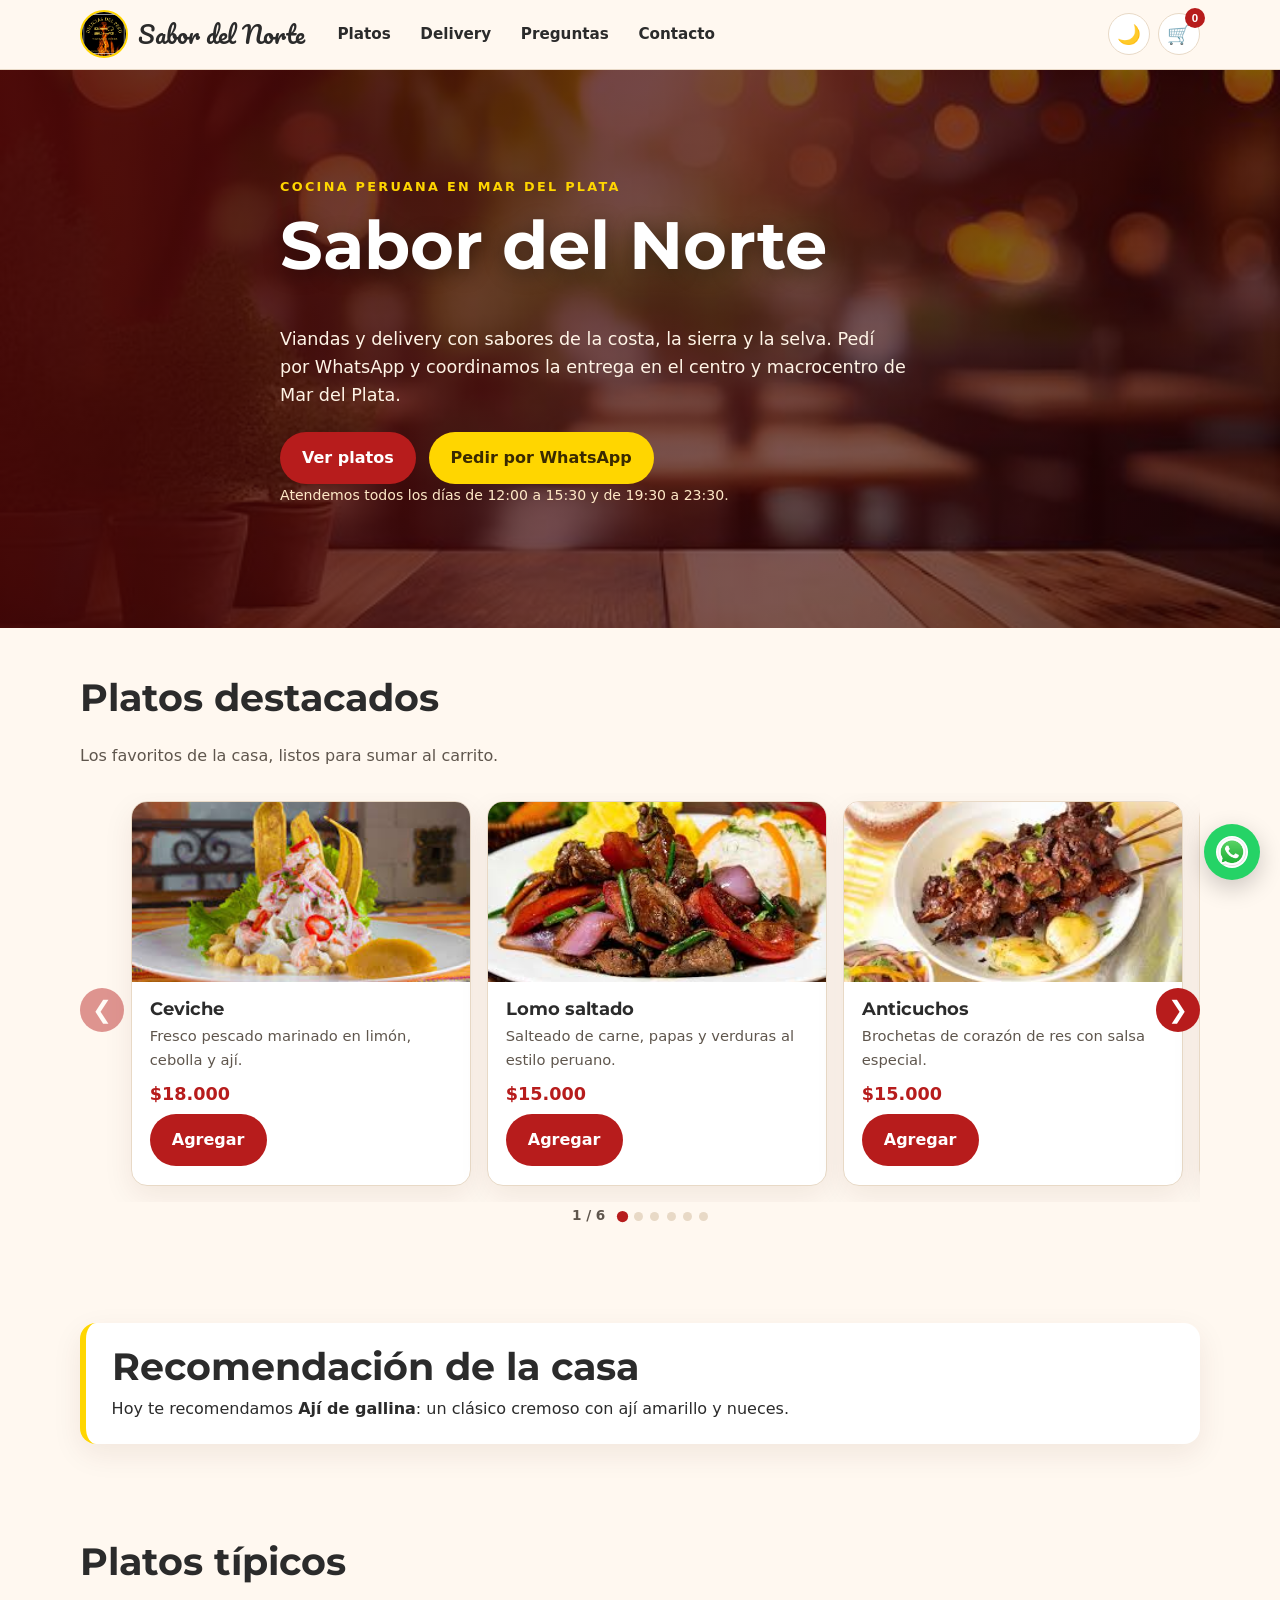
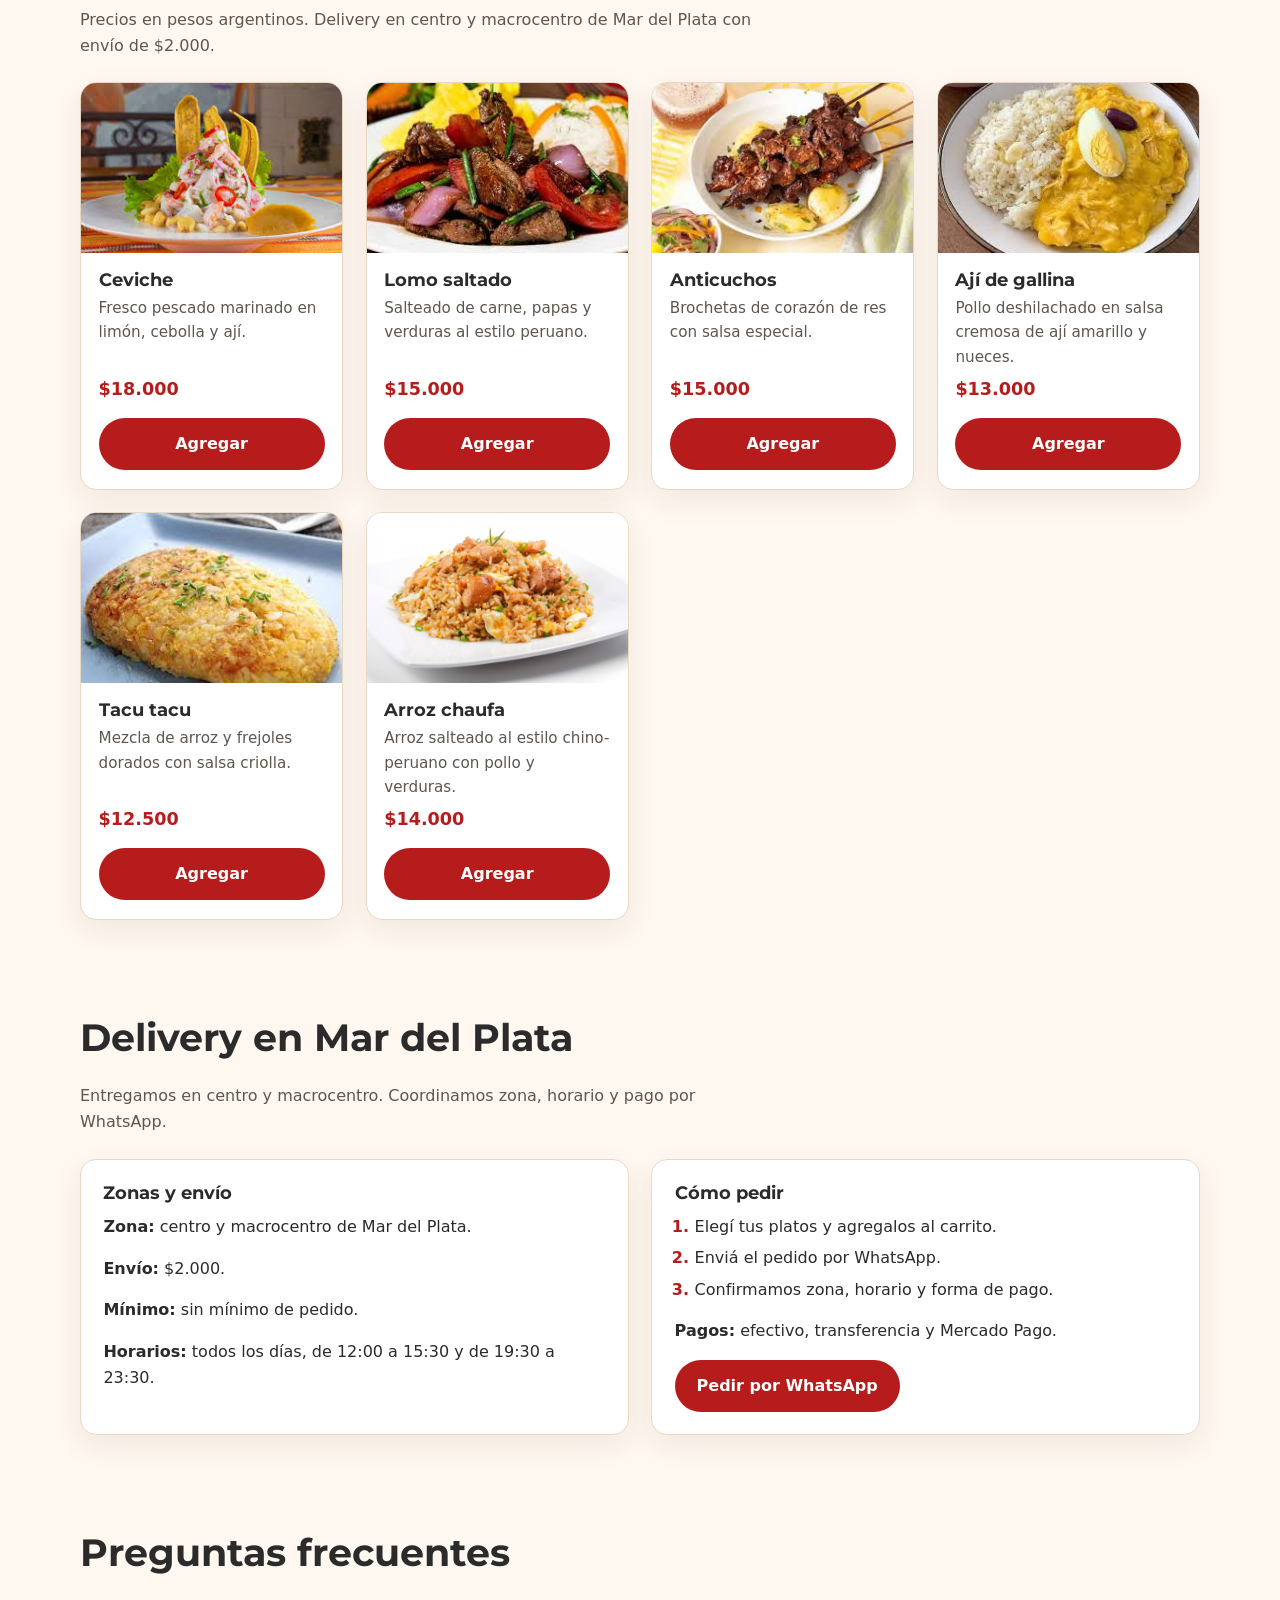
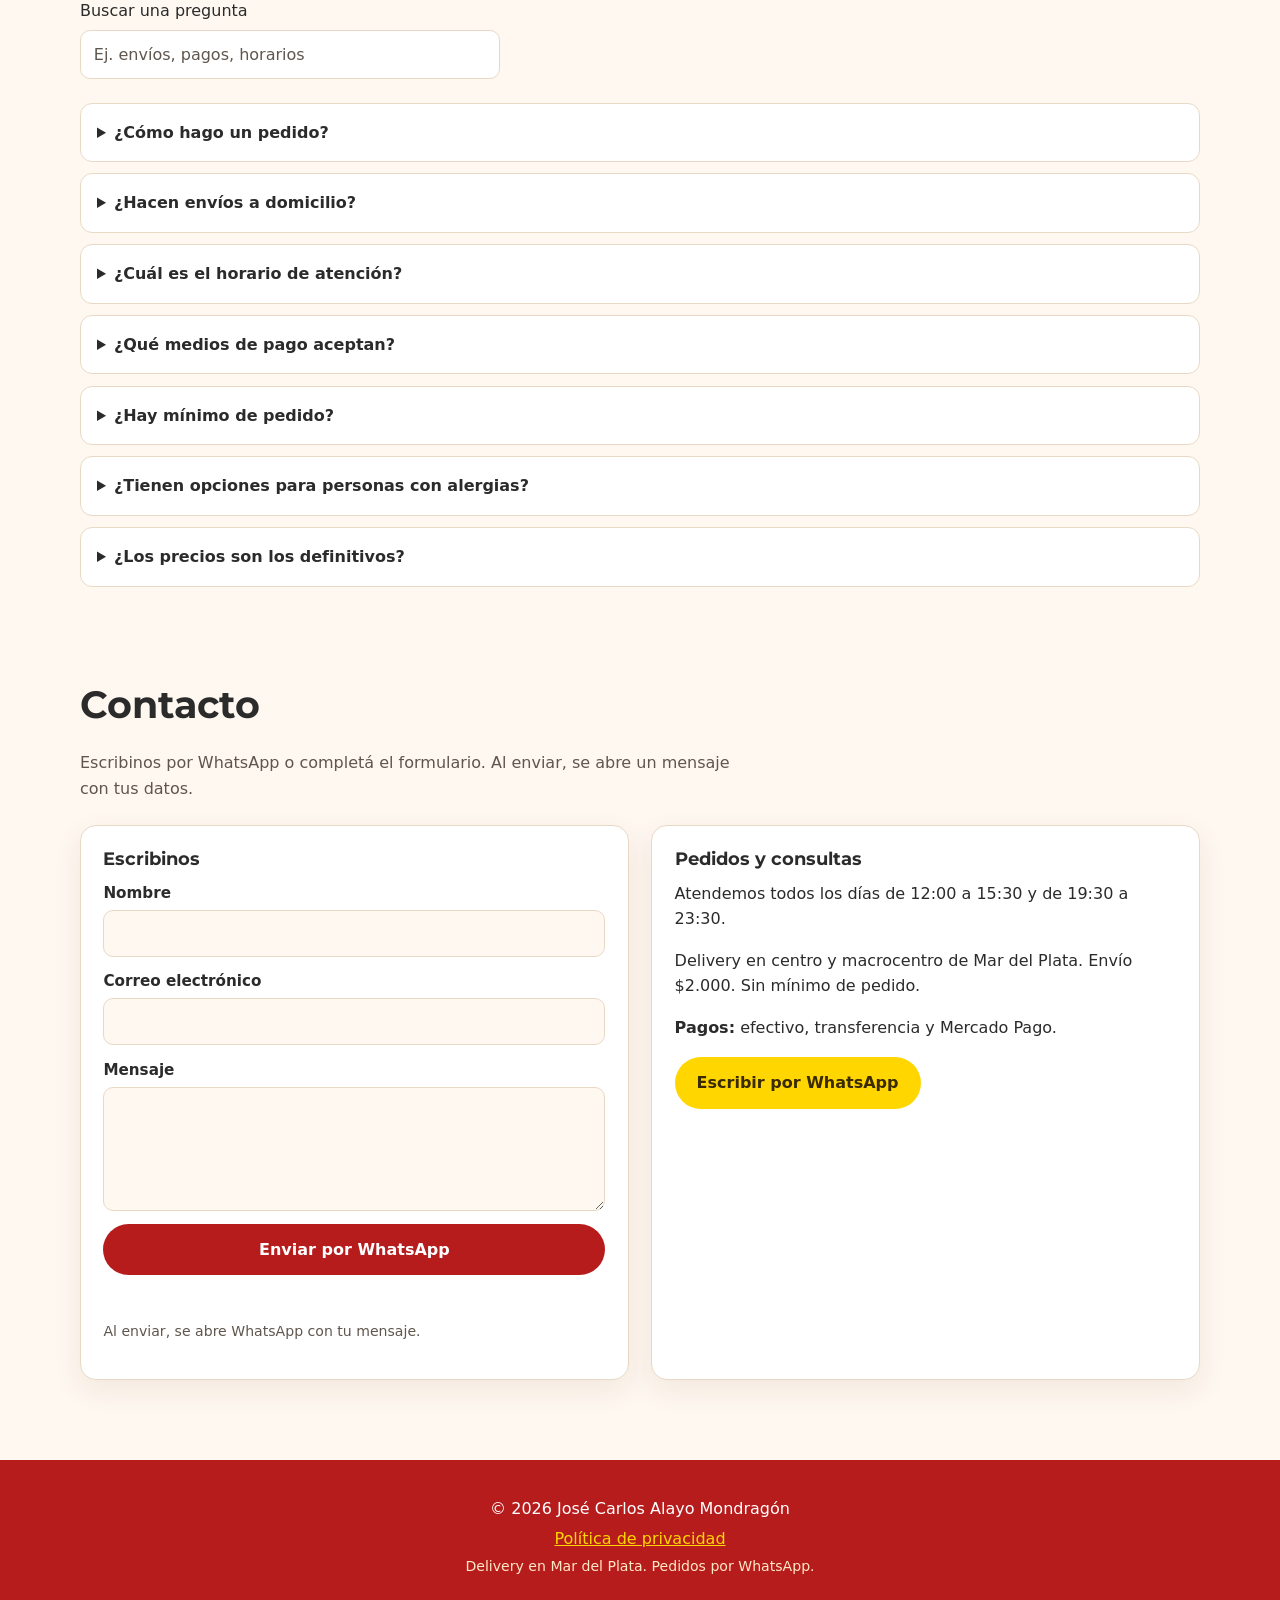
<file: Web_Restaurante_Peruano/index.html>
<!DOCTYPE html>
<html lang="es" data-theme="claro">
<head>
    <meta charset="UTF-8">
    <meta name="viewport" content="width=device-width, initial-scale=1.0">
    <title>Sabor del Norte | Delivery de comida peruana en Mar del Plata</title>
    <meta name="description" content="Comida peruana por delivery en el centro y macrocentro de Mar del Plata. Platos típicos, envío a domicilio y pedidos por WhatsApp.">
    <meta name="theme-color" content="#b71c1c">
    <meta name="robots" content="index, follow">
    <link rel="canonical" href="https://web-restaurant-kj1e.vercel.app/">

    <meta property="og:type" content="website">
    <meta property="og:locale" content="es_AR">
    <meta property="og:title" content="Sabor del Norte | Delivery de comida peruana">
    <meta property="og:description" content="Platos típicos peruanos con delivery en el centro y macrocentro de Mar del Plata. Pedidos por WhatsApp.">
    <meta property="og:url" content="https://web-restaurant-kj1e.vercel.app/">
    <meta property="og:image" content="https://web-restaurant-kj1e.vercel.app/img/carrusel1.jpg">
    <meta name="twitter:card" content="summary_large_image">

    <link rel="icon" href="img/logo.png" type="image/png">
    <link rel="apple-touch-icon" href="img/logo.png">
    <link rel="preconnect" href="https://fonts.googleapis.com">
    <link rel="preconnect" href="https://fonts.gstatic.com" crossorigin>
    <link href="https://fonts.googleapis.com/css2?family=Montserrat:wght@500;700;800&family=Pacifico&display=swap" rel="stylesheet">
    <link rel="stylesheet" href="styles.css">
    <script>
        try {
            if (localStorage.getItem('sabor-tema') === 'oscuro') {
                document.documentElement.dataset.theme = 'oscuro';
                document.querySelector('meta[name="theme-color"]')?.setAttribute('content', '#211a16');
            }
        } catch (error) {
            /* Sin acceso a localStorage: se usa el tema claro. */
        }
    </script>
</head>
<body>
    <a class="skip-link" href="#contenido">Saltar al contenido principal</a>

    <header class="site-header">
        <div class="contenedor header-inner">
            <a class="marca" href="#inicio" aria-label="Sabor del Norte, ir al inicio">
                <img src="img/logo.png" alt="" width="48" height="48" class="marca-logo">
                <span>Sabor del Norte</span>
            </a>

            <nav aria-label="Navegación principal">
                <ul class="nav-list">
                    <li><a href="#platos">Platos</a></li>
                    <li><a href="#delivery">Delivery</a></li>
                    <li><a href="#preguntas">Preguntas</a></li>
                    <li><a href="#contacto">Contacto</a></li>
                </ul>
            </nav>

            <div class="acciones">
                <button id="tema-btn" class="icono-btn" type="button" aria-label="Activar modo oscuro" aria-pressed="false">🌙</button>
                <button id="carrito-abrir" class="icono-btn" type="button" aria-label="Abrir carrito, 0 platos">
                    🛒<span id="carrito-contador" class="contador" aria-hidden="true">0</span>
                </button>
            </div>
        </div>
    </header>

    <main id="contenido">
        <section id="inicio" class="heroe" aria-labelledby="heroe-titulo">
            <img class="heroe-fondo" src="img/fondo.jpg" alt="" width="600" height="400" aria-hidden="true">
            <div class="heroe-contenido contenedor">
                <p class="eyebrow">Cocina peruana en Mar del Plata</p>
                <h1 id="heroe-titulo">Sabor del Norte</h1>
                <p class="heroe-texto">Viandas y delivery con sabores de la costa, la sierra y la selva. Pedí por WhatsApp y coordinamos la entrega en el centro y macrocentro de Mar del Plata.</p>
                <div class="heroe-acciones">
                    <a class="boton boton-primario" href="#platos">Ver platos</a>
                    <a class="boton boton-secundario" href="https://wa.me/542235023826?text=Hola%20Sabor%20del%20Norte%2C%20quiero%20hacer%20un%20pedido." target="_blank" rel="noopener noreferrer">Pedir por WhatsApp</a>
                </div>
                <p class="nota nota-clara">Atendemos todos los días de 12:00 a 15:30 y de 19:30 a 23:30.</p>
            </div>
        </section>

        <section class="seccion contenedor" aria-labelledby="destacados-titulo">
            <div class="seccion-cabecera">
                <h2 id="destacados-titulo">Platos destacados</h2>
                <p>Los favoritos de la casa, listos para sumar al carrito.</p>
            </div>

            <div class="carrusel" role="region" aria-label="Platos destacados">
                <div id="carrusel-pista" class="carrusel-pista" tabindex="0" aria-label="Platos destacados. Usá las flechas para navegar.">
                    <article class="carrusel-slide">
                        <img src="img/ceviche.jpg" alt="Ceviche peruano" width="275" height="183" decoding="async">
                        <div class="carrusel-slide-contenido">
                            <h3>Ceviche</h3>
                            <p>Fresco pescado marinado en limón, cebolla y ají.</p>
                            <span class="precio">$18.000</span>
                            <button class="boton boton-primario agregar" type="button" data-nombre="Ceviche" data-precio="18000" aria-label="Agregar Ceviche al carrito">Agregar</button>
                        </div>
                    </article>

                    <article class="carrusel-slide">
                        <img src="img/lomo.jpg" alt="Lomo saltado peruano" width="300" height="168" loading="lazy" decoding="async">
                        <div class="carrusel-slide-contenido">
                            <h3>Lomo saltado</h3>
                            <p>Salteado de carne, papas y verduras al estilo peruano.</p>
                            <span class="precio">$15.000</span>
                            <button class="boton boton-primario agregar" type="button" data-nombre="Lomo saltado" data-precio="15000" aria-label="Agregar Lomo saltado al carrito">Agregar</button>
                        </div>
                    </article>

                    <article class="carrusel-slide">
                        <img src="img/anticuchos.jpg" alt="Anticuchos peruanos" width="275" height="183" loading="lazy" decoding="async">
                        <div class="carrusel-slide-contenido">
                            <h3>Anticuchos</h3>
                            <p>Brochetas de corazón de res con salsa especial.</p>
                            <span class="precio">$15.000</span>
                            <button class="boton boton-primario agregar" type="button" data-nombre="Anticuchos" data-precio="15000" aria-label="Agregar Anticuchos al carrito">Agregar</button>
                        </div>
                    </article>

                    <article class="carrusel-slide">
                        <img src="img/aji-de-gallina.jpeg" alt="Ají de gallina" width="266" height="190" loading="lazy" decoding="async">
                        <div class="carrusel-slide-contenido">
                            <h3>Ají de gallina</h3>
                            <p>Pollo deshilachado en salsa cremosa de ají amarillo y nueces.</p>
                            <span class="precio">$13.000</span>
                            <button class="boton boton-primario agregar" type="button" data-nombre="Ají de gallina" data-precio="13000" aria-label="Agregar Ají de gallina al carrito">Agregar</button>
                        </div>
                    </article>

                    <article class="carrusel-slide">
                        <img src="img/tacu-tacu.jpeg" alt="Tacu tacu" width="243" height="207" loading="lazy" decoding="async">
                        <div class="carrusel-slide-contenido">
                            <h3>Tacu tacu</h3>
                            <p>Mezcla de arroz y frejoles dorados con salsa criolla.</p>
                            <span class="precio">$12.500</span>
                            <button class="boton boton-primario agregar" type="button" data-nombre="Tacu tacu" data-precio="12500" aria-label="Agregar Tacu tacu al carrito">Agregar</button>
                        </div>
                    </article>

                    <article class="carrusel-slide">
                        <img src="img/arroz-chaufa.jpg" alt="Arroz chaufa" width="1200" height="802" loading="lazy" decoding="async">
                        <div class="carrusel-slide-contenido">
                            <h3>Arroz chaufa</h3>
                            <p>Arroz salteado al estilo chino-peruano con pollo y verduras.</p>
                            <span class="precio">$14.000</span>
                            <button class="boton boton-primario agregar" type="button" data-nombre="Arroz chaufa" data-precio="14000" aria-label="Agregar Arroz chaufa al carrito">Agregar</button>
                        </div>
                    </article>
                </div>
                <button id="carrusel-prev" class="carrusel-btn" type="button" aria-label="Ver plato anterior">&#10094;</button>
                <button id="carrusel-next" class="carrusel-btn" type="button" aria-label="Ver plato siguiente">&#10095;</button>
                <div class="carrusel-pie">
                    <p id="carrusel-contador" class="carrusel-contador" aria-live="polite" aria-atomic="true">1 / 6</p>
                    <div id="carrusel-puntos" class="carrusel-puntos" role="group" aria-label="Ir a un plato destacado"></div>
                </div>
            </div>
        </section>

        <section class="seccion contenedor" aria-labelledby="casa-titulo">
            <div class="tarjeta-sugerencia">
                <h2 id="casa-titulo">Recomendación de la casa</h2>
                <p>Hoy te recomendamos <strong>Ají de gallina</strong>: un clásico cremoso con ají amarillo y nueces.</p>
            </div>
        </section>

        <section id="platos" class="seccion contenedor" aria-labelledby="platos-titulo">
            <div class="seccion-cabecera">
                <h2 id="platos-titulo">Platos típicos</h2>
                <p>Precios en pesos argentinos. Delivery en centro y macrocentro de Mar del Plata con envío de $2.000.</p>
            </div>

            <div class="platos-grid">
                <article class="plato-card">
                    <img src="img/ceviche.jpg" alt="Ceviche peruano" width="275" height="183" loading="lazy" decoding="async">
                    <div class="plato-contenido">
                        <h3>Ceviche</h3>
                        <p>Fresco pescado marinado en limón, cebolla y ají.</p>
                        <span class="precio">$18.000</span>
                        <button class="boton boton-primario agregar" type="button" data-nombre="Ceviche" data-precio="18000" aria-label="Agregar Ceviche al carrito">Agregar</button>
                    </div>
                </article>

                <article class="plato-card">
                    <img src="img/lomo.jpg" alt="Lomo saltado peruano" width="300" height="168" loading="lazy" decoding="async">
                    <div class="plato-contenido">
                        <h3>Lomo saltado</h3>
                        <p>Salteado de carne, papas y verduras al estilo peruano.</p>
                        <span class="precio">$15.000</span>
                        <button class="boton boton-primario agregar" type="button" data-nombre="Lomo saltado" data-precio="15000" aria-label="Agregar Lomo saltado al carrito">Agregar</button>
                    </div>
                </article>

                <article class="plato-card">
                    <img src="img/anticuchos.jpg" alt="Anticuchos peruanos" width="275" height="183" loading="lazy" decoding="async">
                    <div class="plato-contenido">
                        <h3>Anticuchos</h3>
                        <p>Brochetas de corazón de res con salsa especial.</p>
                        <span class="precio">$15.000</span>
                        <button class="boton boton-primario agregar" type="button" data-nombre="Anticuchos" data-precio="15000" aria-label="Agregar Anticuchos al carrito">Agregar</button>
                    </div>
                </article>

                <article class="plato-card">
                    <img src="img/aji-de-gallina.jpeg" alt="Ají de gallina" width="266" height="190" loading="lazy" decoding="async">
                    <div class="plato-contenido">
                        <h3>Ají de gallina</h3>
                        <p>Pollo deshilachado en salsa cremosa de ají amarillo y nueces.</p>
                        <span class="precio">$13.000</span>
                        <button class="boton boton-primario agregar" type="button" data-nombre="Ají de gallina" data-precio="13000" aria-label="Agregar Ají de gallina al carrito">Agregar</button>
                    </div>
                </article>

                <article class="plato-card">
                    <img src="img/tacu-tacu.jpeg" alt="Tacu tacu" width="243" height="207" loading="lazy" decoding="async">
                    <div class="plato-contenido">
                        <h3>Tacu tacu</h3>
                        <p>Mezcla de arroz y frejoles dorados con salsa criolla.</p>
                        <span class="precio">$12.500</span>
                        <button class="boton boton-primario agregar" type="button" data-nombre="Tacu tacu" data-precio="12500" aria-label="Agregar Tacu tacu al carrito">Agregar</button>
                    </div>
                </article>

                <article class="plato-card">
                    <img src="img/arroz-chaufa.jpg" alt="Arroz chaufa" width="1200" height="802" loading="lazy" decoding="async">
                    <div class="plato-contenido">
                        <h3>Arroz chaufa</h3>
                        <p>Arroz salteado al estilo chino-peruano con pollo y verduras.</p>
                        <span class="precio">$14.000</span>
                        <button class="boton boton-primario agregar" type="button" data-nombre="Arroz chaufa" data-precio="14000" aria-label="Agregar Arroz chaufa al carrito">Agregar</button>
                    </div>
                </article>
            </div>
        </section>

        <section id="delivery" class="seccion contenedor" aria-labelledby="delivery-titulo">
            <div class="seccion-cabecera">
                <h2 id="delivery-titulo">Delivery en Mar del Plata</h2>
                <p>Entregamos en centro y macrocentro. Coordinamos zona, horario y pago por WhatsApp.</p>
            </div>

            <div class="contacto-grid">
                <div class="panel">
                    <h3>Zonas y envío</h3>
                    <p><strong>Zona:</strong> centro y macrocentro de Mar del Plata.</p>
                    <p><strong>Envío:</strong> $2.000.</p>
                    <p><strong>Mínimo:</strong> sin mínimo de pedido.</p>
                    <p><strong>Horarios:</strong> todos los días, de 12:00 a 15:30 y de 19:30 a 23:30.</p>
                </div>

                <div class="panel">
                    <h3>Cómo pedir</h3>
                    <ol class="lista-pasos">
                        <li>Elegí tus platos y agregalos al carrito.</li>
                        <li>Enviá el pedido por WhatsApp.</li>
                        <li>Confirmamos zona, horario y forma de pago.</li>
                    </ol>
                    <p><strong>Pagos:</strong> efectivo, transferencia y Mercado Pago.</p>
                    <a class="boton boton-primario" href="https://wa.me/542235023826?text=Hola%20Sabor%20del%20Norte%2C%20quiero%20hacer%20un%20pedido." target="_blank" rel="noopener noreferrer">Pedir por WhatsApp</a>
                </div>
            </div>
        </section>

        <section id="preguntas" class="seccion contenedor" aria-labelledby="faq-titulo">
            <div class="seccion-cabecera">
                <h2 id="faq-titulo">Preguntas frecuentes</h2>
                <label for="faq-buscar">Buscar una pregunta</label>
                <input id="faq-buscar" type="search" placeholder="Ej. envíos, pagos, horarios" autocomplete="off">
            </div>

            <div id="faq-lista" class="faq-lista">
                <details class="faq-item">
                    <summary>¿Cómo hago un pedido?</summary>
                    <p>Agregá platos al carrito y usá el botón “Enviar pedido”. Se abre WhatsApp con el resumen; confirmamos disponibilidad, zona y horario en el chat.</p>
                </details>
                <details class="faq-item">
                    <summary>¿Hacen envíos a domicilio?</summary>
                    <p>Sí. Entregamos en centro y macrocentro de Mar del Plata. El envío cuesta $2.000 y no hay mínimo de pedido.</p>
                </details>
                <details class="faq-item">
                    <summary>¿Cuál es el horario de atención?</summary>
                    <p>Atendemos todos los días de 12:00 a 15:30 y de 19:30 a 23:30.</p>
                </details>
                <details class="faq-item">
                    <summary>¿Qué medios de pago aceptan?</summary>
                    <p>Aceptamos efectivo, transferencia y Mercado Pago. La forma de pago se confirma al cerrar el pedido por WhatsApp.</p>
                </details>
                <details class="faq-item">
                    <summary>¿Hay mínimo de pedido?</summary>
                    <p>No. Podés pedir desde un plato, con un envío de $2.000.</p>
                </details>
                <details class="faq-item">
                    <summary>¿Tienen opciones para personas con alergias?</summary>
                    <p>Consultá por ingredientes y alergias por WhatsApp antes de pedir. Te confirmamos antes de preparar el pedido.</p>
                </details>
                <details class="faq-item">
                    <summary>¿Los precios son los definitivos?</summary>
                    <p>Los precios publicados están en pesos argentinos. Si hay una actualización, te la informamos por WhatsApp antes de confirmar el pedido.</p>
                </details>
            </div>
            <p id="faq-vacio" class="aviso" role="status" hidden>No se encontraron preguntas con ese texto.</p>
        </section>

        <section id="contacto" class="seccion contenedor" aria-labelledby="contacto-titulo">
            <div class="seccion-cabecera">
                <h2 id="contacto-titulo">Contacto</h2>
                <p>Escribinos por WhatsApp o completá el formulario. Al enviar, se abre un mensaje con tus datos.</p>
            </div>

            <div class="contacto-grid">
                <div class="panel">
                    <h3>Escribinos</h3>
                    <form id="contact-form" class="formulario" novalidate>
                        <div class="campo">
                            <label for="contacto-nombre">Nombre</label>
                            <input id="contacto-nombre" name="nombre" type="text" autocomplete="name" required>
                        </div>
                        <div class="campo">
                            <label for="contacto-email">Correo electrónico</label>
                            <input id="contacto-email" name="email" type="email" autocomplete="email" required>
                        </div>
                        <div class="campo">
                            <label for="contacto-mensaje">Mensaje</label>
                            <textarea id="contacto-mensaje" name="mensaje" rows="4" required></textarea>
                        </div>
                        <button class="boton boton-primario" type="submit">Enviar por WhatsApp</button>
                        <p id="form-estado" class="aviso" role="status" aria-live="polite"></p>
                        <p class="nota">Al enviar, se abre WhatsApp con tu mensaje.</p>
                    </form>
                </div>

                <div class="panel">
                    <h3>Pedidos y consultas</h3>
                    <p>Atendemos todos los días de 12:00 a 15:30 y de 19:30 a 23:30.</p>
                    <p>Delivery en centro y macrocentro de Mar del Plata. Envío $2.000. Sin mínimo de pedido.</p>
                    <p><strong>Pagos:</strong> efectivo, transferencia y Mercado Pago.</p>
                    <a class="boton boton-secundario" href="https://wa.me/542235023826?text=Hola%20Sabor%20del%20Norte%2C%20quiero%20hacer%20una%20consulta." target="_blank" rel="noopener noreferrer">Escribir por WhatsApp</a>
                </div>
            </div>
        </section>
    </main>

    <footer class="site-footer">
        <div class="contenedor">
            <p>&copy; <span id="anio">2026</span> José Carlos Alayo Mondragón</p>
            <p><a href="privacidad.html">Política de privacidad</a></p>
            <p class="nota nota-clara">Delivery en Mar del Plata. Pedidos por WhatsApp.</p>
        </div>
    </footer>

    <a class="whatsapp-flotante" href="https://wa.me/542235023826?text=Hola%20Sabor%20del%20Norte%2C%20quiero%20hacer%20un%20pedido." target="_blank" rel="noopener noreferrer" aria-label="Abrir WhatsApp para pedir (se abre en una pestaña nueva)">
        <img src="img/whatsapp.jpeg" alt="" width="30" height="30">
    </a>

    <dialog id="carrito-dialog" class="dialogo" aria-labelledby="carrito-titulo">
        <div class="dialogo-cabecera">
            <h2 id="carrito-titulo">Tu pedido</h2>
            <button class="cerrar" type="button" data-cerrar aria-label="Cerrar carrito">&times;</button>
        </div>

        <ul id="carrito-lista" class="carrito-lista"></ul>
        <p id="carrito-vacio" class="nota">No agregaste platos todavía.</p>

        <p id="carrito-total" class="total">Total: $0</p>
        <p class="nota">El envío de $2.000 en centro y macrocentro se suma al total. El pedido se confirma por WhatsApp.</p>

        <form id="pedido-form" class="pedido-form" novalidate>
            <h3 class="pedido-subtitulo">Datos de entrega</h3>
            <div class="pedido-datos">
                <div class="campo">
                    <label for="pedido-nombre">Nombre</label>
                    <input id="pedido-nombre" name="nombre" type="text" autocomplete="name" required>
                </div>
                <div class="campo">
                    <label for="pedido-direccion">Zona y dirección</label>
                    <input id="pedido-direccion" name="direccion" type="text" autocomplete="street-address" placeholder="Centro o macrocentro, calle y número" required>
                </div>
                <div class="campo">
                    <label for="pedido-horario">Horario preferido</label>
                    <input id="pedido-horario" name="horario" type="text" placeholder="Ej. 20:30" required>
                </div>
                <div class="campo">
                    <label for="pedido-pago">Forma de pago</label>
                    <select id="pedido-pago" name="pago" required>
                        <option value="">Elegí una opción</option>
                        <option value="Efectivo">Efectivo</option>
                        <option value="Transferencia">Transferencia</option>
                        <option value="Mercado Pago">Mercado Pago</option>
                    </select>
                </div>
            </div>
            <p class="nota">Estos datos se incluyen en el mensaje de WhatsApp; no se guardan en el sitio.</p>

            <div class="dialogo-acciones">
                <button id="carrito-vaciar" class="boton boton-secundario" type="button">Vaciar</button>
                <button id="carrito-enviar" class="boton boton-primario" type="submit">Enviar pedido</button>
            </div>
            <p id="carrito-msg" class="aviso" role="status" aria-live="polite"></p>
        </form>
    </dialog>

    <div id="offline-aviso" class="offline-aviso" role="status" hidden>Estás sin conexión. Algunas funciones pueden no estar disponibles.</div>

    <noscript>
        <p class="aviso-noscript">Este sitio necesita JavaScript para el carrito y las interacciones. El contenido principal sigue siendo visible.</p>
    </noscript>

    <script src="main.js" defer></script>
</body>
</html>
</file>
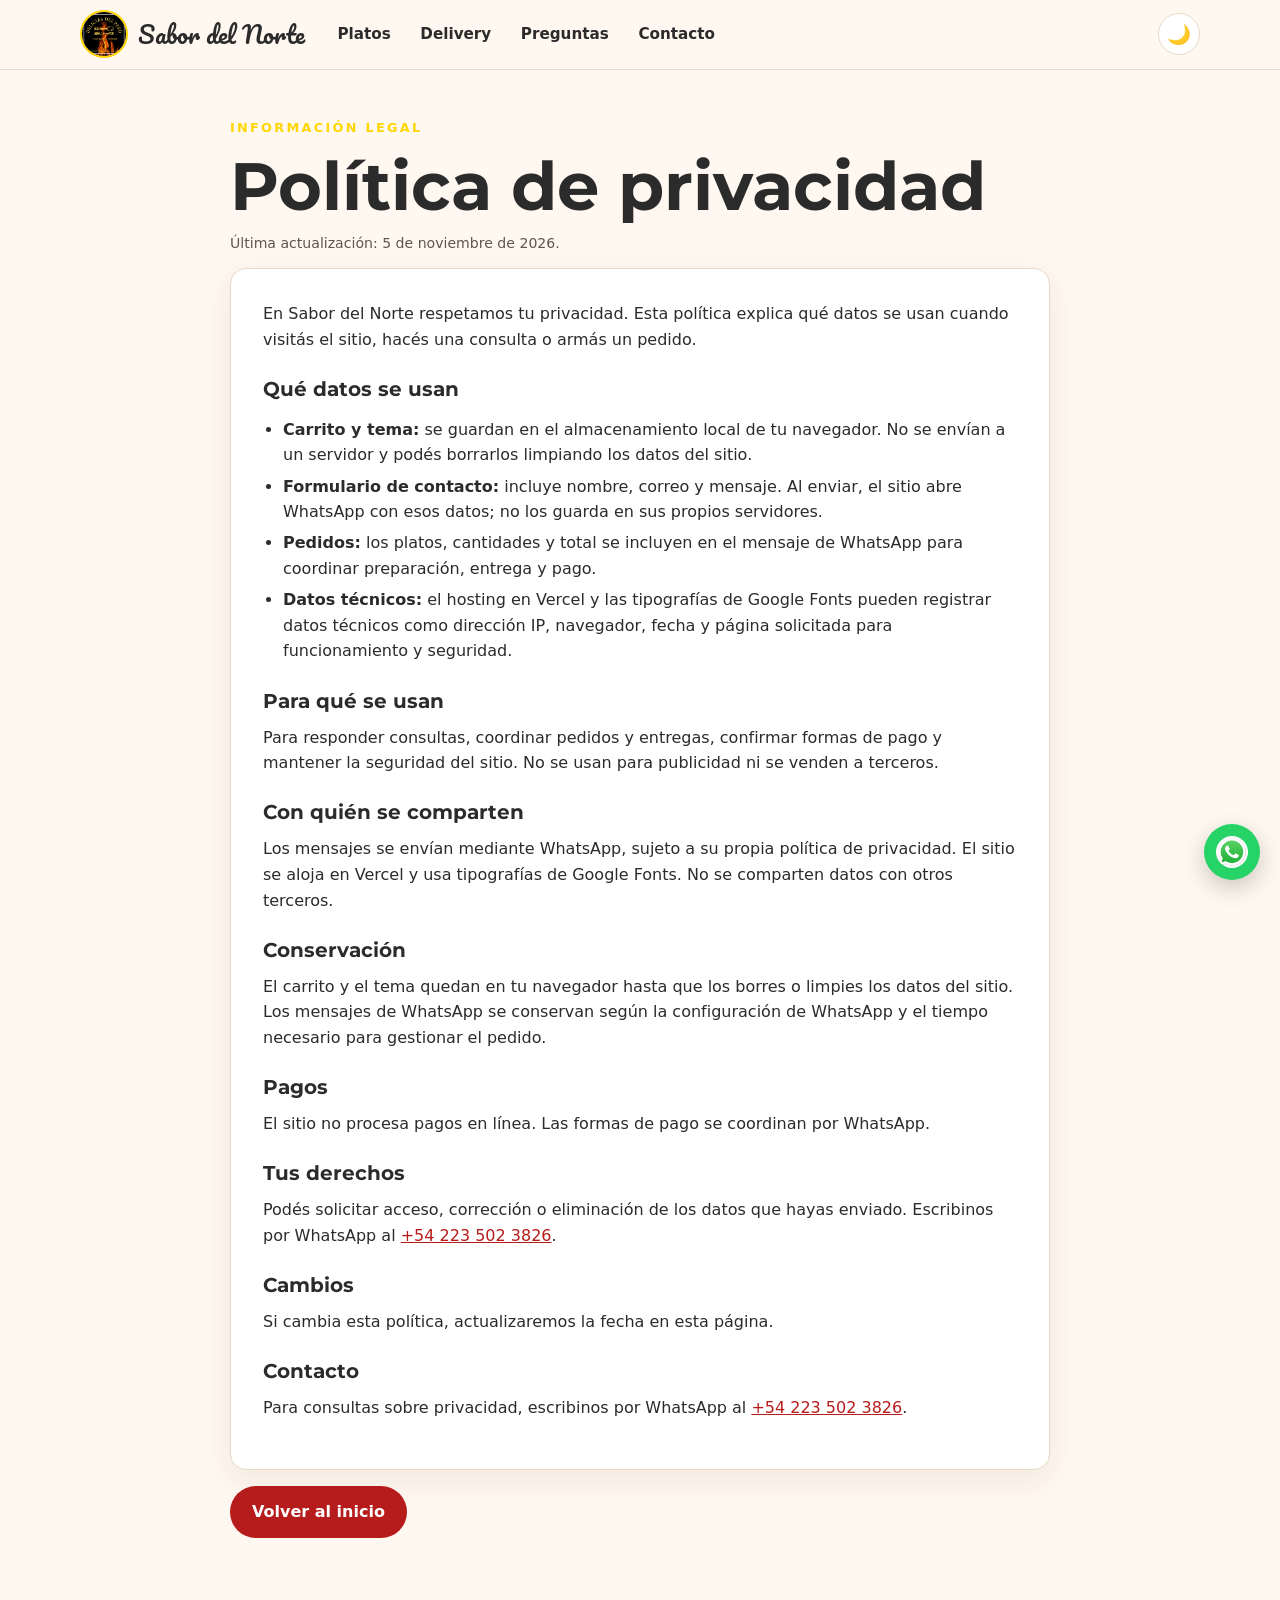
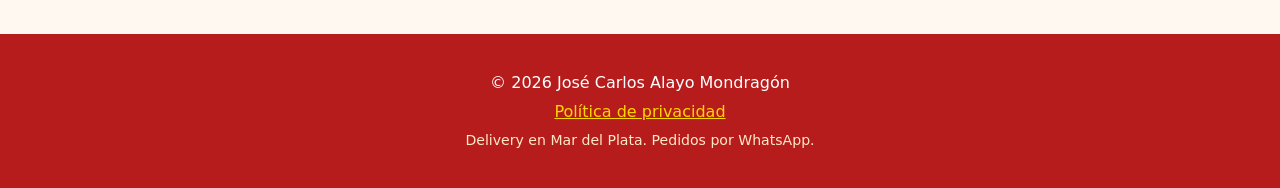
<file: Web_Restaurante_Peruano/privacidad.html>
<!DOCTYPE html>
<html lang="es" data-theme="claro">
<head>
    <meta charset="UTF-8">
    <meta name="viewport" content="width=device-width, initial-scale=1.0">
    <title>Política de privacidad | Sabor del Norte</title>
    <meta name="description" content="Cómo trata Sabor del Norte los datos del carrito, el formulario de contacto y los pedidos por WhatsApp.">
    <meta name="theme-color" content="#b71c1c">
    <meta name="robots" content="index, follow">
    <link rel="canonical" href="https://web-restaurant-kj1e.vercel.app/privacidad.html">

    <link rel="icon" href="img/logo.png" type="image/png">
    <link rel="apple-touch-icon" href="img/logo.png">
    <link rel="preconnect" href="https://fonts.googleapis.com">
    <link rel="preconnect" href="https://fonts.gstatic.com" crossorigin>
    <link href="https://fonts.googleapis.com/css2?family=Montserrat:wght@500;700;800&family=Pacifico&display=swap" rel="stylesheet">
    <link rel="stylesheet" href="styles.css">
    <script>
        try {
            if (localStorage.getItem('sabor-tema') === 'oscuro') {
                document.documentElement.dataset.theme = 'oscuro';
                document.querySelector('meta[name="theme-color"]')?.setAttribute('content', '#211a16');
            }
        } catch (error) {
            /* Sin acceso a localStorage: se usa el tema claro. */
        }
    </script>
</head>
<body>
    <a class="skip-link" href="#contenido">Saltar al contenido principal</a>

    <header class="site-header">
        <div class="contenedor header-inner">
            <a class="marca" href="index.html" aria-label="Sabor del Norte, ir al inicio">
                <img src="img/logo.png" alt="" width="48" height="48" class="marca-logo">
                <span>Sabor del Norte</span>
            </a>

            <nav aria-label="Navegación principal">
                <ul class="nav-list">
                    <li><a href="index.html#platos">Platos</a></li>
                    <li><a href="index.html#delivery">Delivery</a></li>
                    <li><a href="index.html#preguntas">Preguntas</a></li>
                    <li><a href="index.html#contacto">Contacto</a></li>
                </ul>
            </nav>

            <div class="acciones">
                <button id="tema-btn" class="icono-btn" type="button" aria-label="Activar modo oscuro" aria-pressed="false">🌙</button>
            </div>
        </div>
    </header>

    <main id="contenido" class="seccion contenedor pagina-legal">
        <p class="eyebrow">Información legal</p>
        <h1>Política de privacidad</h1>
        <p class="nota">Última actualización: 5 de noviembre de 2026.</p>

        <div class="panel">
            <p>En Sabor del Norte respetamos tu privacidad. Esta política explica qué datos se usan cuando visitás el sitio, hacés una consulta o armás un pedido.</p>

            <h2>Qué datos se usan</h2>
            <ul>
                <li><strong>Carrito y tema:</strong> se guardan en el almacenamiento local de tu navegador. No se envían a un servidor y podés borrarlos limpiando los datos del sitio.</li>
                <li><strong>Formulario de contacto:</strong> incluye nombre, correo y mensaje. Al enviar, el sitio abre WhatsApp con esos datos; no los guarda en sus propios servidores.</li>
                <li><strong>Pedidos:</strong> los platos, cantidades y total se incluyen en el mensaje de WhatsApp para coordinar preparación, entrega y pago.</li>
                <li><strong>Datos técnicos:</strong> el hosting en Vercel y las tipografías de Google Fonts pueden registrar datos técnicos como dirección IP, navegador, fecha y página solicitada para funcionamiento y seguridad.</li>
            </ul>

            <h2>Para qué se usan</h2>
            <p>Para responder consultas, coordinar pedidos y entregas, confirmar formas de pago y mantener la seguridad del sitio. No se usan para publicidad ni se venden a terceros.</p>

            <h2>Con quién se comparten</h2>
            <p>Los mensajes se envían mediante WhatsApp, sujeto a su propia política de privacidad. El sitio se aloja en Vercel y usa tipografías de Google Fonts. No se comparten datos con otros terceros.</p>

            <h2>Conservación</h2>
            <p>El carrito y el tema quedan en tu navegador hasta que los borres o limpies los datos del sitio. Los mensajes de WhatsApp se conservan según la configuración de WhatsApp y el tiempo necesario para gestionar el pedido.</p>

            <h2>Pagos</h2>
            <p>El sitio no procesa pagos en línea. Las formas de pago se coordinan por WhatsApp.</p>

            <h2>Tus derechos</h2>
            <p>Podés solicitar acceso, corrección o eliminación de los datos que hayas enviado. Escribinos por WhatsApp al <a href="https://wa.me/542235023826?text=Hola%20Sabor%20del%20Norte%2C%20quiero%20consultar%20por%20mis%20datos." target="_blank" rel="noopener noreferrer">+54 223 502 3826</a>.</p>

            <h2>Cambios</h2>
            <p>Si cambia esta política, actualizaremos la fecha en esta página.</p>

            <h2>Contacto</h2>
            <p>Para consultas sobre privacidad, escribinos por WhatsApp al <a href="https://wa.me/542235023826?text=Hola%20Sabor%20del%20Norte%2C%20quiero%20consultar%20por%20mis%20datos." target="_blank" rel="noopener noreferrer">+54 223 502 3826</a>.</p>
        </div>

        <p><a class="boton boton-primario" href="index.html">Volver al inicio</a></p>
    </main>

    <footer class="site-footer">
        <div class="contenedor">
            <p>&copy; <span id="anio">2026</span> José Carlos Alayo Mondragón</p>
            <p><a href="privacidad.html">Política de privacidad</a></p>
            <p class="nota nota-clara">Delivery en Mar del Plata. Pedidos por WhatsApp.</p>
        </div>
    </footer>

    <a class="whatsapp-flotante" href="https://wa.me/542235023826?text=Hola%20Sabor%20del%20Norte%2C%20quiero%20hacer%20un%20pedido." target="_blank" rel="noopener noreferrer" aria-label="Abrir WhatsApp para pedir (se abre en una pestaña nueva)">
        <img src="img/whatsapp.jpeg" alt="" width="30" height="30">
    </a>

    <div id="offline-aviso" class="offline-aviso" role="status" hidden>Estás sin conexión. Algunas funciones pueden no estar disponibles.</div>

    <script src="main.js" defer></script>
</body>
</html>
</file>
<file: Web_Restaurante_Peruano/styles.css>
/* =========================================================
   Sabor del Norte — hoja de estilos principal
   ========================================================= */

:root {
    color-scheme: light;
    --fondo: #fff8f0;
    --superficie: #ffffff;
    --superficie-2: #fff3e0;
    --texto: #2b2b2b;
    --texto-suave: #5f564d;
    --borde: #e8d9c6;
    --borde-fuerte: #e8d9c6;
    --rojo: #b71c1c;
    --rojo-oscuro: #8e1414;
    --amarillo: #ffd600;
    --verde: #25d366;
    --sombra: 0 10px 30px rgba(80, 30, 0, 0.08);
    --header-fondo: rgba(255, 248, 240, 0.92);
    --footer-fondo: #b71c1c;
    --footer-texto: #ffffff;
    --radio: 16px;
    --ancho: 1120px;
}

html[data-theme="oscuro"] {
    color-scheme: dark;
    --fondo: #211a16;
    --superficie: #2b221d;
    --superficie-2: #372c25;
    --texto: #f7efe6;
    --texto-suave: #d3c5b7;
    --borde: #5b4b3f;
    --borde-fuerte: #8a7766;
    --rojo: #d32f2f;
    --rojo-oscuro: #b71c1c;
    --amarillo: #ffd166;
    --sombra: 0 10px 30px rgba(0, 0, 0, 0.45);
    --header-fondo: rgba(33, 26, 22, 0.94);
    --footer-fondo: #2a211c;
    --footer-texto: #f7efe6;
}

*,
*::before,
*::after {
    box-sizing: border-box;
}

html {
    scroll-behavior: smooth;
}

body {
    margin: 0;
    background: var(--fondo);
    color: var(--texto);
    font-family: system-ui, -apple-system, "Segoe UI", Roboto, Arial, sans-serif;
    line-height: 1.6;
    -webkit-font-smoothing: antialiased;
}

img {
    display: block;
    max-width: 100%;
}

h1,
h2,
h3 {
    font-family: "Montserrat", system-ui, sans-serif;
    line-height: 1.15;
    margin: 0 0 0.6em;
}

h1 {
    font-size: clamp(2.4rem, 6vw, 4.2rem);
}

h2 {
    font-size: clamp(1.6rem, 3.6vw, 2.4rem);
}

h3 {
    font-size: 1.15rem;
}

p {
    margin: 0 0 1em;
}

a {
    color: var(--rojo);
}

html[data-theme="oscuro"] a {
    color: var(--amarillo);
}

:focus-visible {
    outline: 3px solid var(--amarillo);
    outline-offset: 3px;
}

[hidden] {
    display: none !important;
}

.contenedor {
    width: min(var(--ancho), 92vw);
    margin-inline: auto;
}

.skip-link {
    position: fixed;
    top: -100px;
    left: 1rem;
    z-index: 9999;
    padding: 0.7rem 1.2rem;
    background: var(--amarillo);
    color: #3a2a00;
    font-weight: 800;
    border-radius: 8px;
    text-decoration: none;
    transition: top 0.2s ease;
}

.skip-link:focus {
    top: 1rem;
}

.sr-only {
    position: absolute;
    width: 1px;
    height: 1px;
    padding: 0;
    margin: -1px;
    overflow: hidden;
    clip: rect(0, 0, 0, 0);
    white-space: nowrap;
    border: 0;
}

/* ---------------------------------------------------------
   Header
   --------------------------------------------------------- */

.site-header {
    position: sticky;
    top: 0;
    z-index: 800;
    background: var(--header-fondo);
    backdrop-filter: blur(10px);
    border-bottom: 1px solid var(--borde);
}

.header-inner {
    display: flex;
    align-items: center;
    gap: 1.25rem;
    padding-block: 0.65rem;
    flex-wrap: wrap;
}

.marca {
    display: inline-flex;
    align-items: center;
    gap: 0.6rem;
    color: var(--texto);
    text-decoration: none;
    font-family: "Pacifico", cursive;
    font-size: 1.5rem;
    white-space: nowrap;
}

html[data-theme="oscuro"] .marca {
    color: var(--amarillo);
}

.marca-logo {
    width: 48px;
    height: 48px;
    border-radius: 50%;
    object-fit: cover;
    border: 2px solid var(--amarillo);
}

.nav-list {
    display: flex;
    flex-wrap: wrap;
    gap: 0.25rem;
    list-style: none;
    margin: 0;
    padding: 0;
}

.nav-list a {
    display: inline-block;
    padding: 0.4rem 0.8rem;
    border-radius: 999px;
    color: var(--texto);
    text-decoration: none;
    font-weight: 600;
    font-size: 0.95rem;
}

.nav-list a:hover {
    background: var(--superficie-2);
}

html[data-theme="oscuro"] .nav-list a {
    color: var(--texto);
}

.acciones {
    display: flex;
    gap: 0.5rem;
    margin-left: auto;
}

.icono-btn {
    position: relative;
    display: inline-flex;
    align-items: center;
    justify-content: center;
    width: 42px;
    height: 42px;
    border-radius: 50%;
    border: 1px solid var(--borde-fuerte);
    background: var(--superficie);
    color: var(--texto);
    font-size: 1.2rem;
    cursor: pointer;
}

.icono-btn:hover {
    background: var(--superficie-2);
}

.contador {
    position: absolute;
    top: -6px;
    right: -6px;
    min-width: 20px;
    height: 20px;
    padding: 0 4px;
    display: inline-flex;
    align-items: center;
    justify-content: center;
    border-radius: 999px;
    background: var(--rojo);
    color: #fff;
    font-size: 0.72rem;
    font-weight: 800;
}

/* ---------------------------------------------------------
   Hero
   --------------------------------------------------------- */

.heroe {
    position: relative;
    display: grid;
    align-items: center;
    min-height: 62vh;
    padding-block: 4.5rem;
    overflow: hidden;
    color: #fff;
    isolation: isolate;
}

.heroe-fondo {
    position: absolute;
    inset: 0;
    width: 100%;
    height: 100%;
    object-fit: cover;
    z-index: -2;
}

.heroe::before {
    content: "";
    position: absolute;
    inset: 0;
    background: linear-gradient(120deg, rgba(80, 8, 8, 0.88), rgba(40, 5, 5, 0.55));
    z-index: -1;
}

.heroe-contenido {
    max-width: 720px;
}

.eyebrow {
    text-transform: uppercase;
    letter-spacing: 0.18em;
    font-size: 0.8rem;
    font-weight: 700;
    color: var(--amarillo);
    margin-bottom: 0.6rem;
}

.heroe h1 {
    color: #fff;
    text-shadow: 0 4px 20px rgba(0, 0, 0, 0.4);
}

.heroe-texto {
    font-size: 1.1rem;
    max-width: 56ch;
    color: #fff4e6;
}

.heroe-acciones {
    display: flex;
    flex-wrap: wrap;
    gap: 0.8rem;
    margin-top: 1.4rem;
}

/* ---------------------------------------------------------
   Botones y avisos
   --------------------------------------------------------- */

.boton {
    display: inline-flex;
    align-items: center;
    justify-content: center;
    gap: 0.4rem;
    padding: 0.7rem 1.25rem;
    border-radius: 999px;
    border: 2px solid transparent;
    font: inherit;
    font-weight: 800;
    text-decoration: none;
    cursor: pointer;
    transition: transform 0.15s ease, background 0.15s ease, color 0.15s ease;
}

.boton:hover {
    transform: translateY(-1px);
}

.boton.boton-primario {
    background: var(--rojo);
    color: #fff;
}

.boton.boton-primario:hover {
    background: var(--rojo-oscuro);
}

.boton.boton-secundario {
    background: var(--amarillo);
    color: #3a2a00;
}

.boton.boton-secundario:hover {
    background: #ffe14d;
}

.nota {
    font-size: 0.88rem;
    color: var(--texto-suave);
}

.nota-clara {
    color: #ffe9c7;
}

.aviso {
    min-height: 1.3em;
    margin: 0;
    font-size: 0.92rem;
    color: var(--texto-suave);
}

/* ---------------------------------------------------------
   Secciones
   --------------------------------------------------------- */

.seccion {
    padding-block: 3rem;
    scroll-margin-top: 96px;
}

.seccion-cabecera {
    max-width: 680px;
    margin-bottom: 1.5rem;
}

.seccion-cabecera p {
    color: var(--texto-suave);
}

.pagina-legal {
    max-width: 820px;
}

.pagina-legal h1 {
    margin-bottom: 0.4rem;
}

.pagina-legal .panel {
    padding: clamp(1.2rem, 4vw, 2rem);
}

.pagina-legal h2 {
    margin-top: 1.6rem;
    font-size: 1.25rem;
}

.pagina-legal ul {
    display: grid;
    gap: 0.35rem;
    padding-left: 1.25rem;
}

.pagina-legal .boton {
    margin-top: 1rem;
}

/* ---------------------------------------------------------
   Carrusel
   --------------------------------------------------------- */

.carrusel {
    position: relative;
}

.carrusel-pista {
    display: flex;
    gap: 1rem;
    overflow-x: auto;
    overscroll-behavior-inline: contain;
    scroll-snap-type: x mandatory;
    padding: 0.5rem 3.2rem 1rem;
    scrollbar-width: thin;
}

.carrusel-slide {
    flex: 0 0 clamp(260px, 30vw, 340px);
    display: flex;
    flex-direction: column;
    overflow: hidden;
    background: var(--superficie);
    border: 1px solid var(--borde-fuerte);
    border-radius: var(--radio);
    scroll-snap-align: center;
    box-shadow: var(--sombra);
}

.carrusel-slide img {
    width: 100%;
    height: 180px;
    object-fit: cover;
}

.carrusel-slide-contenido {
    display: flex;
    flex: 1;
    flex-direction: column;
    gap: 0.35rem;
    padding: 1rem 1.1rem 1.2rem;
}

.carrusel-slide h3 {
    margin: 0;
}

.carrusel-slide p {
    margin: 0;
    color: var(--texto-suave);
    font-size: 0.92rem;
}

.carrusel-slide .precio {
    margin-top: 0.2rem;
}

.carrusel-slide .boton {
    align-self: flex-start;
    margin-top: auto;
}

.carrusel-btn {
    position: absolute;
    top: 50%;
    transform: translateY(-50%);
    width: 44px;
    height: 44px;
    display: inline-flex;
    align-items: center;
    justify-content: center;
    border: none;
    border-radius: 50%;
    background: var(--rojo);
    color: #fff;
    font-size: 1.5rem;
    cursor: pointer;
    z-index: 2;
}

.carrusel-btn:hover {
    background: var(--rojo-oscuro);
}

.carrusel-btn:disabled {
    opacity: 0.45;
    cursor: default;
}

#carrusel-prev {
    left: 0;
}

#carrusel-next {
    right: 0;
}

.carrusel-pie {
    display: flex;
    align-items: center;
    justify-content: center;
    gap: 0.8rem;
    margin-top: 0.2rem;
}

.carrusel-contador {
    margin: 0;
    color: var(--texto-suave);
    font-size: 0.85rem;
    font-weight: 700;
}

.carrusel-puntos {
    display: flex;
    gap: 0.45rem;
}

.carrusel-punto {
    width: 9px;
    height: 9px;
    padding: 0;
    border: none;
    border-radius: 50%;
    background: var(--borde-fuerte);
    cursor: pointer;
    transition: transform 0.15s ease, background 0.15s ease;
}

.carrusel-punto:hover {
    background: var(--texto-suave);
}

.carrusel-punto[aria-current="true"] {
    background: var(--rojo);
    transform: scale(1.25);
}

html[data-theme="oscuro"] .carrusel-punto[aria-current="true"] {
    background: var(--amarillo);
}

/* ---------------------------------------------------------
   Sugerencia
   --------------------------------------------------------- */

.tarjeta-sugerencia {
    background: var(--superficie);
    border-left: 6px solid var(--amarillo);
    border-radius: var(--radio);
    padding: 1.4rem 1.6rem;
    box-shadow: var(--sombra);
}

.tarjeta-sugerencia h2 {
    margin-bottom: 0.4rem;
}

.tarjeta-sugerencia p {
    margin: 0;
}

/* ---------------------------------------------------------
   Platos
   --------------------------------------------------------- */

.platos-grid {
    display: grid;
    grid-template-columns: repeat(auto-fit, minmax(240px, 1fr));
    gap: 1.4rem;
}

.plato-card {
    display: flex;
    flex-direction: column;
    background: var(--superficie);
    border: 1px solid var(--borde-fuerte);
    border-radius: var(--radio);
    overflow: hidden;
    box-shadow: var(--sombra);
}

.plato-card img {
    width: 100%;
    height: 170px;
    object-fit: cover;
}

.plato-contenido {
    display: flex;
    flex-direction: column;
    flex: 1;
    gap: 0.35rem;
    padding: 1rem 1.1rem 1.2rem;
}

.plato-contenido h3 {
    margin-bottom: 0;
}

.plato-contenido p {
    margin: 0;
    color: var(--texto-suave);
    font-size: 0.95rem;
}

.precio {
    font-weight: 800;
    color: var(--rojo);
    font-size: 1.1rem;
    margin-top: auto;
}

html[data-theme="oscuro"] .precio {
    color: var(--amarillo);
}

.plato-contenido .boton {
    margin-top: 0.6rem;
}

/* ---------------------------------------------------------
   FAQ
   --------------------------------------------------------- */

#faq-buscar {
    display: block;
    width: min(420px, 100%);
    margin-top: 0.4rem;
    padding: 0.65rem 0.8rem;
    border: 1px solid var(--borde-fuerte);
    border-radius: 10px;
    background: var(--superficie);
    color: var(--texto);
    font: inherit;
}

.faq-lista {
    display: grid;
    gap: 0.7rem;
}

.faq-item {
    background: var(--superficie);
    border: 1px solid var(--borde-fuerte);
    border-radius: 12px;
    padding: 0.2rem 1rem;
}

.faq-item summary {
    cursor: pointer;
    padding: 0.8rem 0;
    font-weight: 700;
}

.faq-item p {
    margin: 0 0 0.9rem;
    color: var(--texto-suave);
}

/* ---------------------------------------------------------
   Contacto
   --------------------------------------------------------- */

.contacto-grid {
    display: grid;
    grid-template-columns: repeat(auto-fit, minmax(280px, 1fr));
    gap: 1.4rem;
}

.panel {
    background: var(--superficie);
    border: 1px solid var(--borde-fuerte);
    border-radius: var(--radio);
    padding: 1.4rem;
    box-shadow: var(--sombra);
}

.lista-pasos {
    display: grid;
    gap: 0.35rem;
    margin: 0 0 1rem;
    padding-left: 1.25rem;
}

.lista-pasos li::marker {
    color: var(--rojo);
    font-weight: 800;
}

html[data-theme="oscuro"] .lista-pasos li::marker {
    color: var(--amarillo);
}

.formulario {
    display: grid;
    gap: 0.8rem;
}

.campo {
    display: grid;
    gap: 0.3rem;
}

.campo label {
    font-weight: 700;
    font-size: 0.95rem;
}

.campo input,
.campo textarea,
.campo select {
    width: 100%;
    padding: 0.6rem 0.7rem;
    border: 1px solid var(--borde-fuerte);
    border-radius: 10px;
    background: var(--fondo);
    color: var(--texto);
    font: inherit;
}

.campo input:focus,
.campo textarea:focus,
.campo select:focus {
    border-color: var(--rojo);
}

html[data-theme="oscuro"] .campo input:focus,
html[data-theme="oscuro"] .campo textarea:focus,
html[data-theme="oscuro"] .campo select:focus {
    border-color: var(--amarillo);
}

.campo input::placeholder,
.campo textarea::placeholder,
#faq-buscar::placeholder {
    color: var(--texto-suave);
    opacity: 1;
}

.campo input:-webkit-autofill,
.campo input:-webkit-autofill:hover,
.campo input:-webkit-autofill:focus,
.campo textarea:-webkit-autofill {
    -webkit-text-fill-color: var(--texto);
    -webkit-box-shadow: 0 0 0 1000px var(--fondo) inset;
    caret-color: var(--texto);
}

/* ---------------------------------------------------------
   Footer
   --------------------------------------------------------- */

.site-footer {
    margin-top: 2rem;
    background: var(--footer-fondo);
    color: var(--footer-texto);
    padding: 2rem 0;
    text-align: center;
}

.site-footer p {
    margin: 0.25rem 0;
}

.site-footer a {
    color: var(--amarillo);
}

.site-footer .nota {
    color: #ffe9c7;
}

html[data-theme="oscuro"] .site-footer .nota {
    color: var(--texto-suave);
}

/* ---------------------------------------------------------
   WhatsApp flotante
   --------------------------------------------------------- */

.whatsapp-flotante {
    position: fixed;
    right: 20px;
    bottom: 20px;
    z-index: 700;
    display: inline-flex;
    align-items: center;
    justify-content: center;
    width: 56px;
    height: 56px;
    padding: 0;
    border-radius: 50%;
    background: var(--verde);
    text-decoration: none;
    box-shadow: 0 8px 24px rgba(0, 0, 0, 0.2);
}

.whatsapp-flotante img {
    width: 32px;
    height: 32px;
    object-fit: contain;
    border-radius: 50%;
}

.whatsapp-flotante:hover {
    filter: brightness(1.05);
}

/* ---------------------------------------------------------
   Diálogos
   --------------------------------------------------------- */

.dialogo {
    width: min(560px, 92vw);
    max-height: 88vh;
    overflow-y: auto;
    padding: 1.5rem;
    border: none;
    border-radius: var(--radio);
    background: var(--superficie);
    color: var(--texto);
    box-shadow: 0 30px 80px rgba(0, 0, 0, 0.4);
}

.dialogo::backdrop {
    background: rgba(0, 0, 0, 0.6);
    backdrop-filter: blur(3px);
}

.dialogo-cabecera {
    display: flex;
    align-items: flex-start;
    justify-content: space-between;
    gap: 1rem;
    margin-bottom: 1rem;
}

.dialogo-cabecera h2 {
    margin: 0;
}

.cerrar {
    border: none;
    background: transparent;
    color: inherit;
    font-size: 1.8rem;
    line-height: 1;
    cursor: pointer;
    padding: 0 0.2rem;
}

.carrito-lista {
    list-style: none;
    margin: 0 0 1rem;
    padding: 0;
    display: grid;
    gap: 0.6rem;
}

.carrito-lista li {
    display: grid;
    grid-template-columns: 1fr auto auto;
    gap: 0.7rem;
    align-items: center;
    padding-bottom: 0.5rem;
    border-bottom: 1px solid var(--borde);
}

.carrito-lista .quitar {
    border: none;
    background: transparent;
    color: var(--rojo);
    font-weight: 700;
    cursor: pointer;
    text-decoration: underline;
}

html[data-theme="oscuro"] .carrito-lista .quitar {
    color: var(--amarillo);
}

.total {
    font-weight: 800;
    font-size: 1.15rem;
    margin: 0.5rem 0 1rem;
}

.pedido-form {
    margin: 0;
}

.pedido-subtitulo {
    margin: 0 0 0.6rem;
    font-size: 1rem;
}

.pedido-datos {
    display: grid;
    gap: 0.7rem;
    margin-bottom: 0.8rem;
}

.pedido-form .dialogo-acciones {
    margin-top: 1rem;
}

.dialogo-acciones {
    display: flex;
    flex-wrap: wrap;
    gap: 0.6rem;
}

/* ---------------------------------------------------------
   Offline / noscript
   --------------------------------------------------------- */

.offline-aviso {
    position: fixed;
    top: 0;
    left: 0;
    right: 0;
    z-index: 2000;
    padding: 0.7rem 1rem;
    background: var(--rojo);
    color: #fff;
    text-align: center;
    font-weight: 700;
}

.aviso-noscript {
    margin: 0;
    padding: 0.8rem 1rem;
    background: var(--amarillo);
    color: #3a2a00;
    text-align: center;
    font-weight: 700;
}

/* ---------------------------------------------------------
   Responsive
   --------------------------------------------------------- */

@media (max-width: 820px) {
    .header-inner {
        gap: 0.6rem;
    }

    .header-inner nav {
        order: 3;
        flex-basis: 100%;
    }

    .nav-list {
        justify-content: center;
    }

    .acciones {
        margin-left: auto;
    }
}

@media (max-width: 620px) {
    .seccion {
        padding-block: 2.2rem;
    }

    .carrusel-pista {
        padding-inline: 3rem;
    }

    .carrusel-slide {
        flex-basis: 78vw;
    }

    .carrusel-slide img {
        height: 170px;
    }

    .heroe {
        min-height: 55vh;
        padding-block: 3.5rem;
    }

    .marca span {
        font-size: 1.25rem;
    }

    .whatsapp-flotante {
        right: 12px;
        bottom: 12px;
        width: 52px;
        height: 52px;
    }

    .whatsapp-flotante img {
        width: 28px;
        height: 28px;
    }

    .carrito-lista li {
        grid-template-columns: 1fr auto;
    }
}

@media (max-width: 420px) {
    .nav-list a {
        padding: 0.35rem 0.55rem;
        font-size: 0.9rem;
    }

    .carrusel-slide {
        flex-basis: 82vw;
    }

    .carrusel-slide img {
        height: 160px;
    }
}

@media (prefers-reduced-motion: reduce) {
    html {
        scroll-behavior: auto;
    }

    *,
    *::before,
    *::after {
        animation-duration: 0.01ms !important;
        animation-iteration-count: 1 !important;
        transition-duration: 0.01ms !important;
    }
}
</file>
